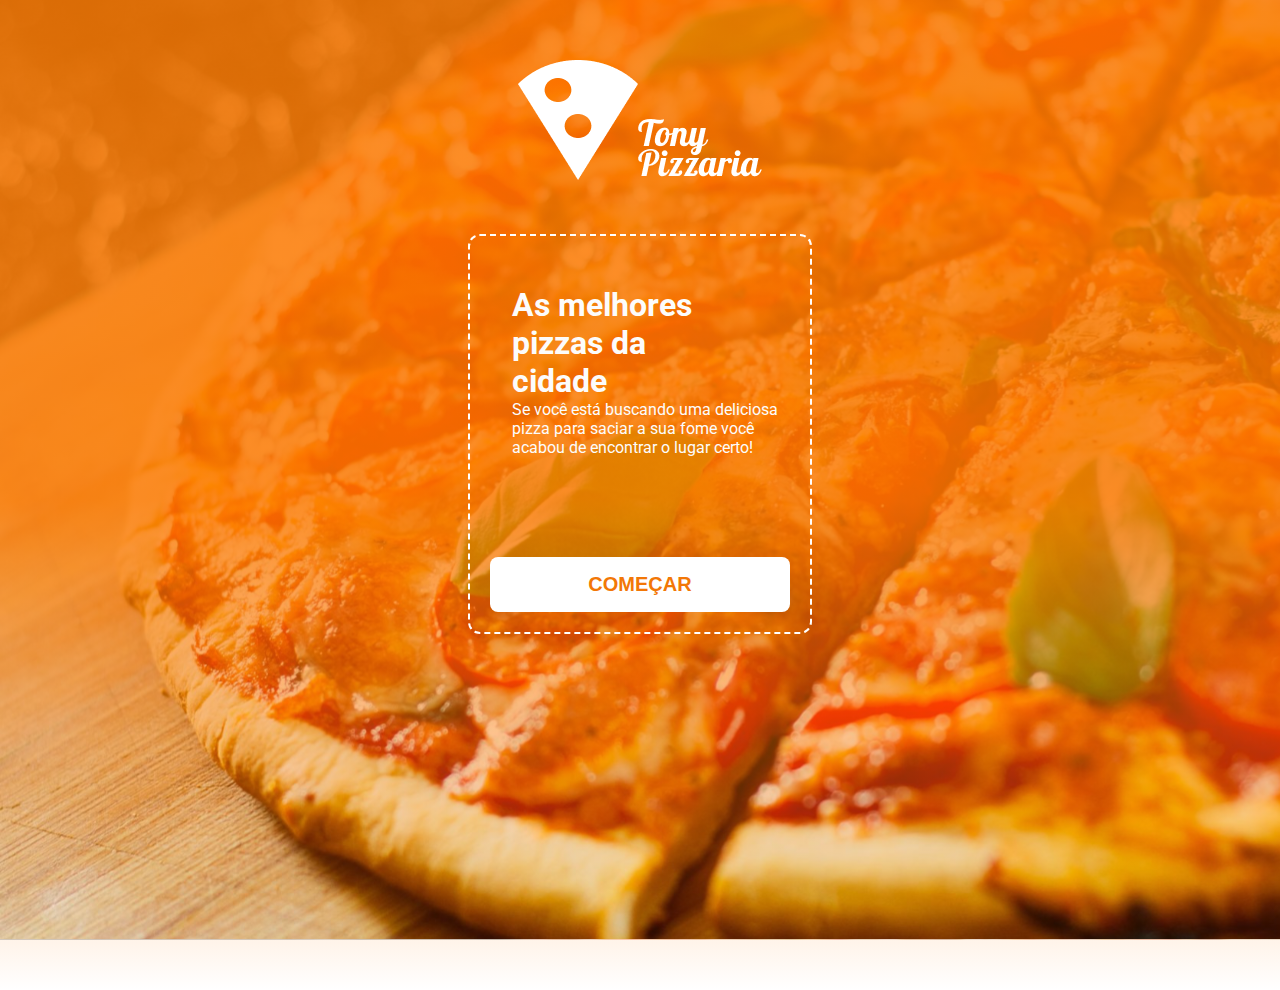
<file: index.html>
<!DOCTYPE html>
<html lang="pt-br">
<head>
    <meta charset="UTF-8">
    <meta name="viewport" content="width=device-width, initial-scale=1.0">
    <link rel="stylesheet" href="./css/reset.css">
    <link rel="stylesheet" href="./css/root.css">
    <link rel="stylesheet" href="./css/style.css">
    <link rel="stylesheet" href="./css/botao.css">
    <link rel="icon" href="./img/Icon.svg">
    <link rel="preconnect" href="https://fonts.googleapis.com">
    <link rel="preconnect" href="https://fonts.gstatic.com" crossorigin>
    <link href="https://fonts.googleapis.com/css2?family=Roboto:wght@100;300;400;700;900&display=swap" rel="stylesheet">
    <title>Tela inicial</title>
</head>
<body>
    <header>
        <img src="./img/Logo.webp" alt="logo Pizza Tonny">
    </header>
    <main>
        <div class="conteudo-container">
            <h1>As melhores pizzas da cidade</h1>
            <p>Se você está buscando uma deliciosa pizza para saciar a sua fome você acabou de encontrar o lugar certo!</p>
        </div>
        <a href="./pages/login.html"><button class="botao">COMEÇAR</button></a>
    </main>
    
</body>
</html>
</file>
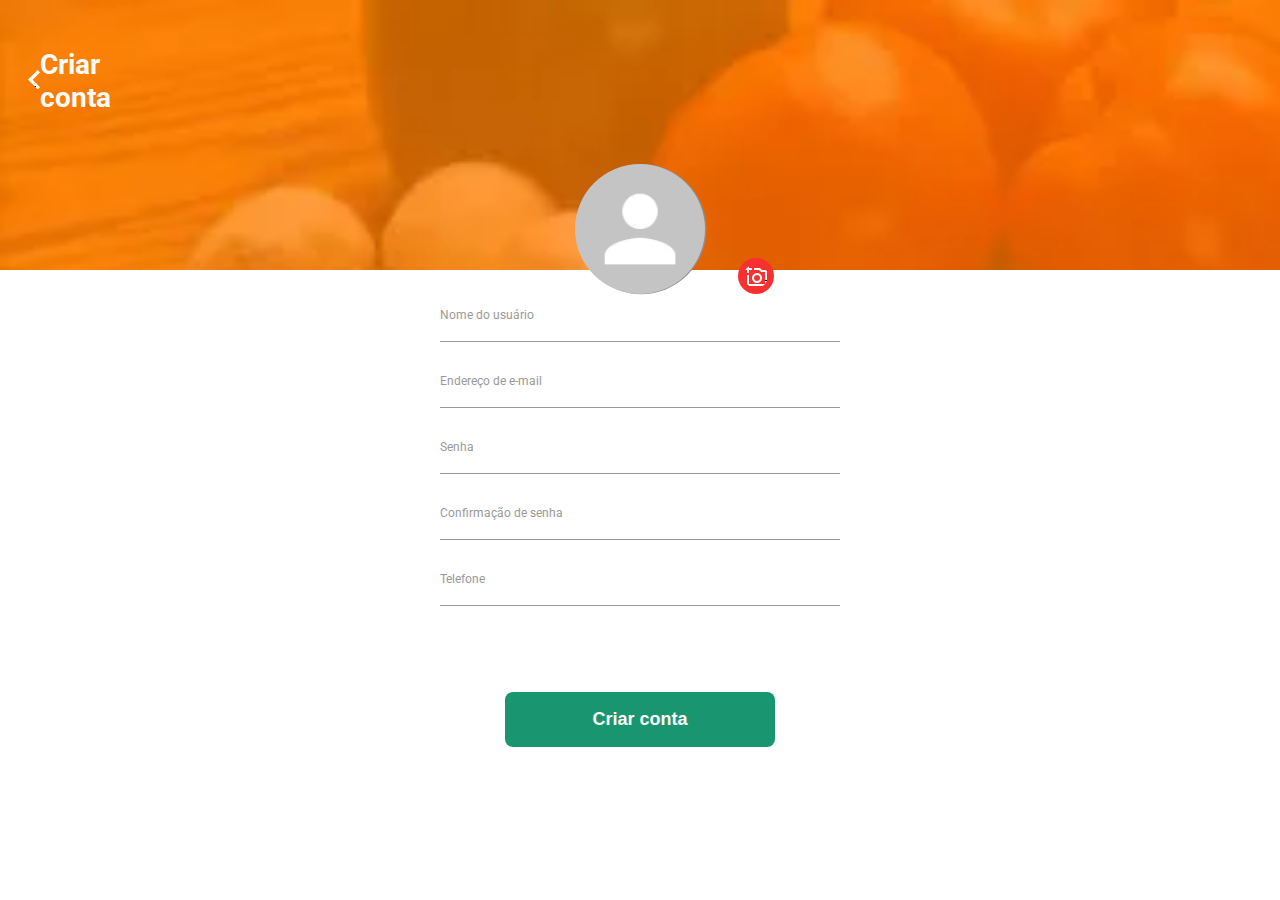
<file: pages/conta.html>
<!DOCTYPE html>
<html lang="pt-br">
<head>
    <meta charset="UTF-8">
    <meta name="viewport" content="width=device-width, initial-scale=1.0">
    <link rel="stylesheet" href="../css/reset.css">
    <link rel="stylesheet" href="../css/root.css">
    <link rel="stylesheet" href="../css/conta.css">
    <link rel="stylesheet" href="../css/botao.css">
    <link rel="icon" href="../img/Icon.svg">
    <link rel="preconnect" href="https://fonts.googleapis.com">
    <link rel="preconnect" href="https://fonts.gstatic.com" crossorigin>
    <link href="https://fonts.googleapis.com/css2?family=Roboto:wght@100;300;400;700;900&display=swap" rel="stylesheet">
    <title>Criar Conta</title>
</head>
<body>
    <header>
        <section class="return">
            <a href="./home.html"><img src="../img/Conta/return.png.webp" alt="Botao de voltar"></a>
            <h1>Criar conta</h1>
        </section>
        <section class="profile">
            <img class="icon" src="../img/Conta/Person.png.webp" alt="Foto de perfil">
            <img class="addIcon" src="../img/Conta/addPhoto.webp" alt="Botao para adicionar foto">
        </section>
    </header>
    <main>
        <section>
            <section class="white"></section>
            <div>
                <p>Nome do usuário</p>
                <input type="text">
            </div>

            <div>
                <p>Endereço de e-mail</p>
                <input type="email">
            </div>

            <div>
                <p>Senha</p>
                <input type="password">
            </div>

            <div>
                <p>Confirmação de senha</p>
                <input type="password">
            </div>

            <div>
                <p>Telefone</p>
                <input type="number">
            </div>
        </section>
        <a href="./login.html"><button class="botaoConta">Criar conta</button></a>
    </main>
</body>
</file>
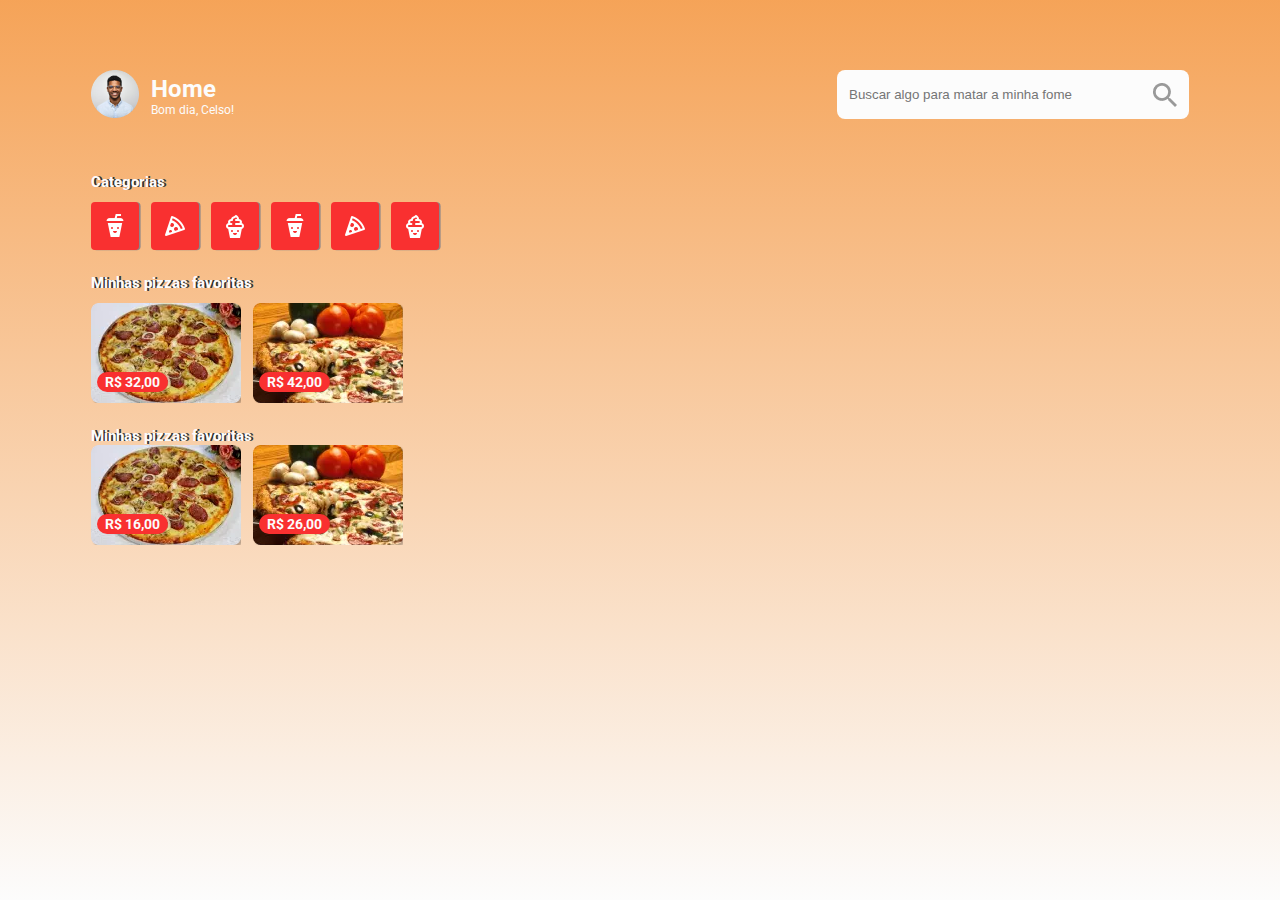
<file: pages/home.html>
<!DOCTYPE html>
<html lang="pt-br">
<head>
    <meta charset="UTF-8">
    <meta name="viewport" content="width=device-width, initial-scale=1.0">
    <link rel="stylesheet" href="../css/reset.css">
    <link rel="stylesheet" href="../css/root.css">
    <link rel="stylesheet" href="../css/home.css">
    <link rel="stylesheet" href="../css/botao.css">
    <link rel="icon" href="../img/Icon.svg">
    <link rel="preconnect" href="https://fonts.googleapis.com">
    <link rel="preconnect" href="https://fonts.gstatic.com" crossorigin>
    <link href="https://fonts.googleapis.com/css2?family=Roboto:wght@100;300;400;700;900&display=swap" rel="stylesheet">
    <title>Home</title>
</head>
<body>
    <header>
        <div class="profile">
            <div>     
                <h1>Home</h1>
                <p>Bom dia, Celso!</p>
            </div>
           <a href="./perfil.html"> <img src="../img/Home/FotoPerfil.webp" alt="Foto de perfil"></a>
        </div>
        <div class="search">
            <input placeholder="Buscar algo para matar a minha fome" type="text">
            <img src="../img/Home/Search.webp" alt="Botao de pesquisa">
        </div>
    </header>

    <main>
        <section class="categories">
            <h2>Categorias</h2>
            <div>
                <img src="../img/Home/kawaii-soda.webp" alt="">
                <img src="../img/Home/AnyConv.com__Pizza.webp" alt="">
                <img src="../img/Home/AnyConv.com__Kawaii Ice Cream.webp" alt="">
                <img src="../img/Home/kawaii-soda.webp" alt="">
                <img src="../img/Home/AnyConv.com__Pizza.webp" alt="">
                <img src="../img/Home/AnyConv.com__Kawaii Ice Cream.webp" alt="">
            </div>
        </section>

        <section class="favoritePizza">
            <h2>Minhas pizzas favoritas</h2>
            <div>
                <div class="pizza pizza1">
                    <div class="Info">
                        <h3 class="value">R$ 32,00</h3>
                        <span class="content"><p>Pizza de calabresa com queijo</p></span>
                    </div>
                </div>
                <div class="pizza pizza2">
                    <div class="Info">
                        <h3 class="value">R$ 42,00</h3>
                        <span class="content"><p>Pizza de calabresa com queijo</p></span>
                    </div>
                </div>
               
               
            </div>
            
        </section>
        <section class="recommended">
            <h2>Minhas pizzas favoritas</h2>
            <div>
                <a href="./produto.html">
                    <div class="pizza pizza1">
                        <div class="Info">
                            <h3 class="value">R$ 16,00</h3>
                            <span class="content"><p>Pizza de calabresa com queijo</p></span>
                        </div>
                    </div>
                </a>

                <a href="./produto.html">
                    <div class="pizza pizza2">
                        <div class="Info">
                            <h3 class="value">R$ 26,00</h3>
                            <span class="content"><p>Pizza de calabresa com queijo</p></span>
                        </div>
                    </div>
                </a>
               
            </div>
        </section>
        <section class="drinks"></section>
    </main>

    
</body>
</file>
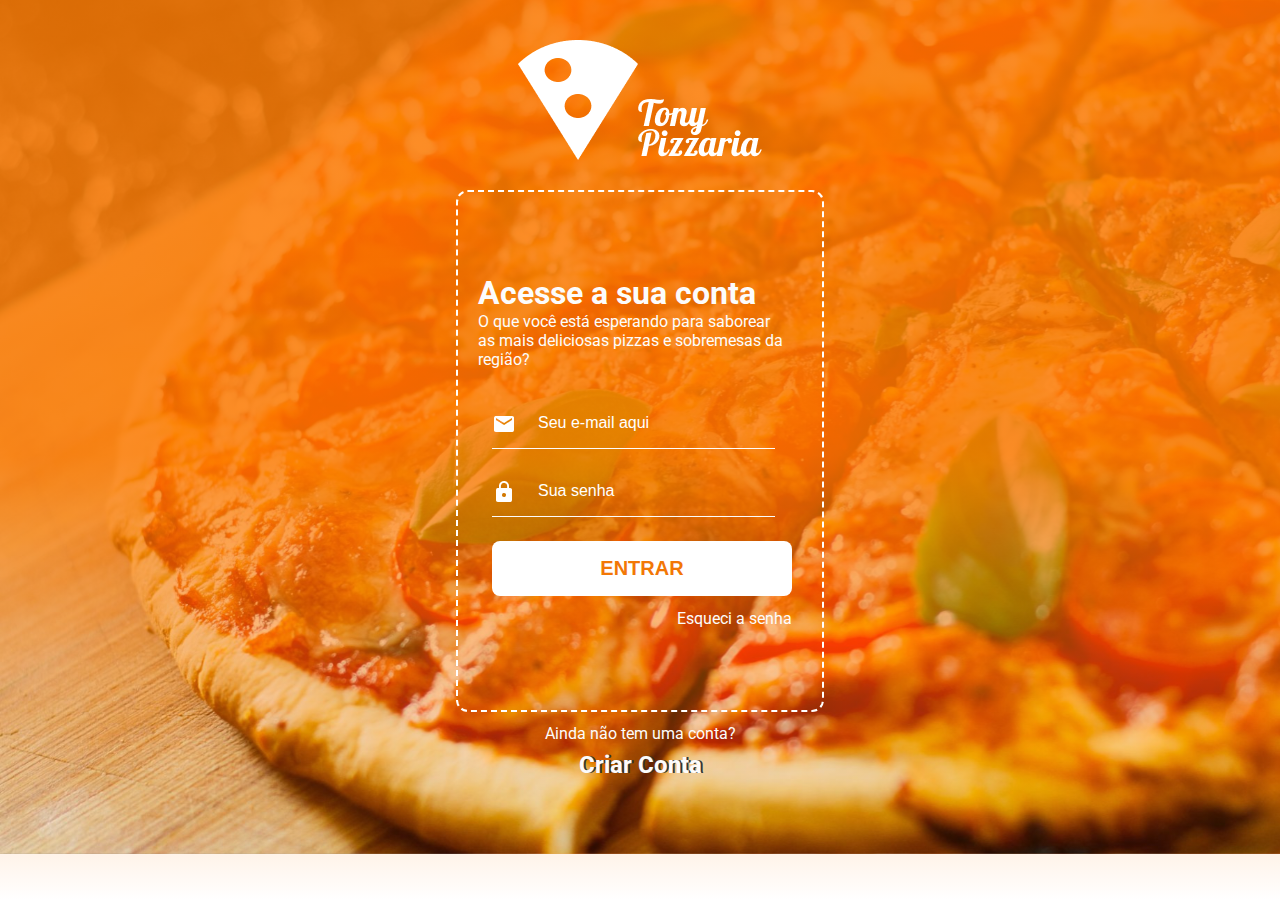
<file: pages/login.html>
<!DOCTYPE html>
<html lang="pt-br">
<head>
    <meta charset="UTF-8">
    <meta name="viewport" content="width=device-width, initial-scale=1.0">
    <link rel="stylesheet" href="../css/reset.css">
    <link rel="stylesheet" href="../css/root.css">
    <link rel="stylesheet" href="../css/login.css">
    <link rel="stylesheet" href="../css/botao.css">
    <link rel="icon" href="../img/Icon.svg">
    <link rel="preconnect" href="https://fonts.googleapis.com">
    <link rel="preconnect" href="https://fonts.gstatic.com" crossorigin>
    <link href="https://fonts.googleapis.com/css2?family=Roboto:wght@100;300;400;700;900&display=swap" rel="stylesheet">
    <title>Login</title>
</head>
<body>
    <header> <img src="../img/Logo.webp" alt="logo Pizza Tonny"></header>
    <main>
        <div class="conteudo-conteiner">
            <h1>Acesse a sua conta</h1>
            <p>O que você está esperando para saborear as mais deliciosas pizzas e sobremesas da região?</p>
        </div>
        <div class="login-conteiner">
           <div class="parte1">
                <div>
                    <img src="../img/Login/Email.webp" alt="Icone Email">
                    <input class="placeholder" placeholder="Seu e-mail aqui" type="email">
                </div>
                <div>
                    <img src="../img/Login/Lock.webp" alt="Icone Cadeado">
                    <input class="placeholder" placeholder="Sua senha" type="password">
                </div>
           </div>
           <div class="parte2">
                <a href="./home.html"><button class="botao">ENTRAR</button></a>
                <div><p class="forgotPassword">Esqueci a senha</p></div>
           </div>
        </div>
       
    </main>
    <footer>
        <p>Ainda não tem uma conta?</p>
       <a href="./conta.html"><h2>Criar Conta</h2></a>
    </footer>
</body>
</html>
</file>
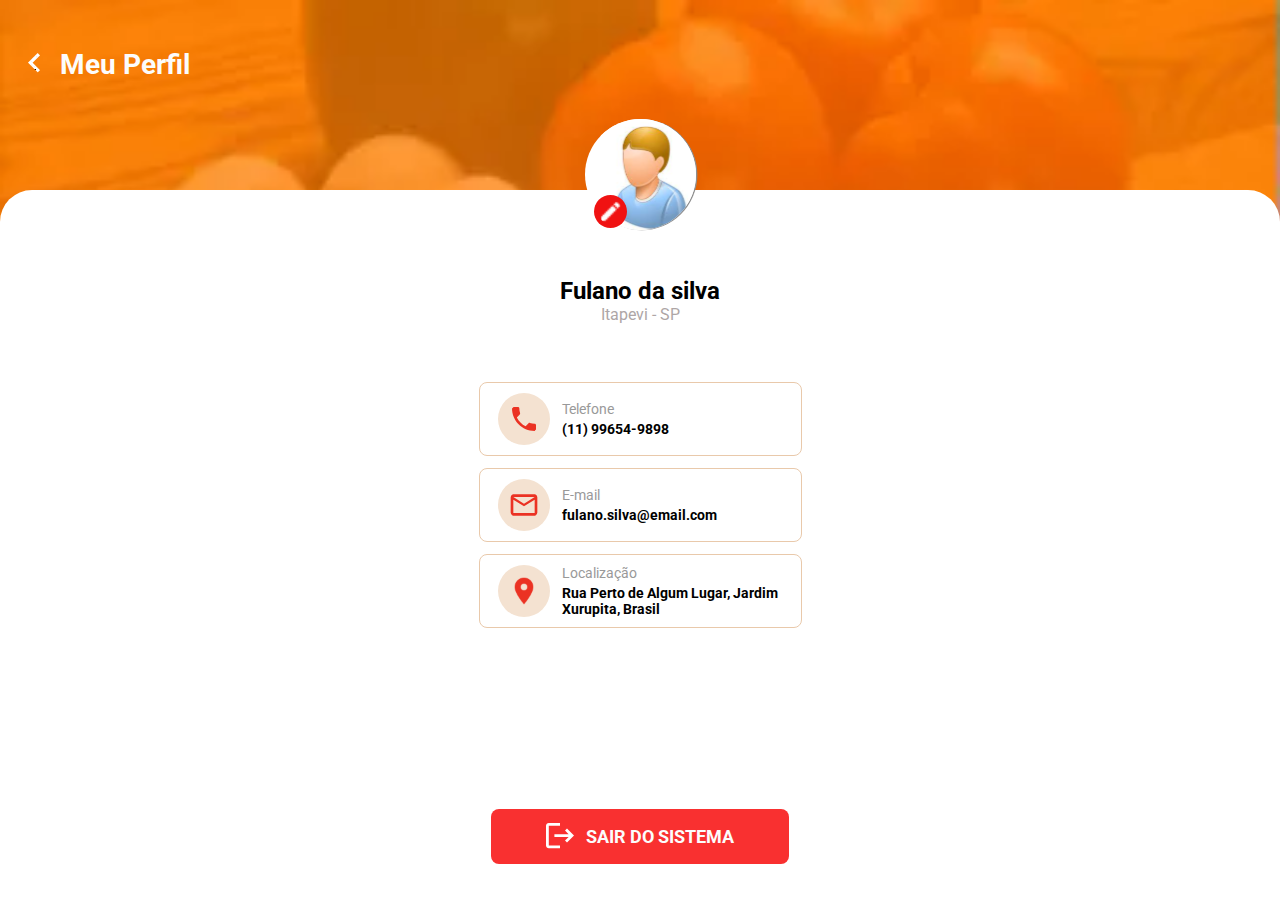
<file: pages/perfil.html>
<!DOCTYPE html>
<html lang="pt-br">
<head>
    <meta charset="UTF-8">
    <meta name="viewport" content="width=device-width, initial-scale=1.0">
    <link rel="stylesheet" href="../css/reset.css">
    <link rel="stylesheet" href="../css/root.css">
    <link rel="stylesheet" href="../css/perfil.css">
    <link rel="stylesheet" href="../css/botao.css">
    <link rel="icon" href="../img/Icon.svg">
    <link rel="preconnect" href="https://fonts.googleapis.com">
    <link rel="preconnect" href="https://fonts.gstatic.com" crossorigin>
    <link href="https://fonts.googleapis.com/css2?family=Roboto:wght@100;300;400;700;900&display=swap" rel="stylesheet">
    <title>Perfil</title>
</head>
<body>
    <div class="white">

    </div>
    <header>
        <section class="return">
            <a href="./home.html"><img src="../img/Conta/return.png.webp" alt="Botao de voltar"></a>
            <h1>Meu Perfil</h1>
        </section>
        <section class="profile">
            <img class="icon" src="../img/Perfil/fotoPerfil.svg" alt="Foto de perfil">
            <img class="editIcon" src="../img/Perfil/edit.webp" alt="Botao para alterar foto">
        </section>
       
    </header>
    <main>
        <section class="part1">
            <h2>Fulano da silva</h2>
            <p>Itapevi - SP</p>
        </section>
    
        <section class="information">
            <div class="content">
                <img class="image" src="../img/Perfil/Phone.svg" alt="Icone Telefone">
                <div>
                    <p>Telefone</p>
                    <h3>(11) 99654-9898</h3>
                </div>
            </div>

            <div class="content">
                <img class="image" src="../img/Perfil/Mail outline.svg" alt="Icone Telefone">
                <div>
                    <p>E-mail</p>
                    <h3>fulano.silva@email.com</h3>
                </div>
            </div>

            <div class="content">
                <img class="image" src="../img/Perfil/Location.svg" alt="Icone Telefone">
                <div>
                    <p>Localização</p>
                    <h3>Rua Perto de Algum Lugar, Jardim 
                        Xurupita, Brasil</h3>
                </div>
            </div>
        </section>
    </main>
    <footer>
        <div class="botaoPerfil">
            <img src="../img/Perfil/Vector.svg" alt="">
            <h4>SAIR DO SISTEMA</h4>
        </div>
    </footer>
    
</body>
</file>
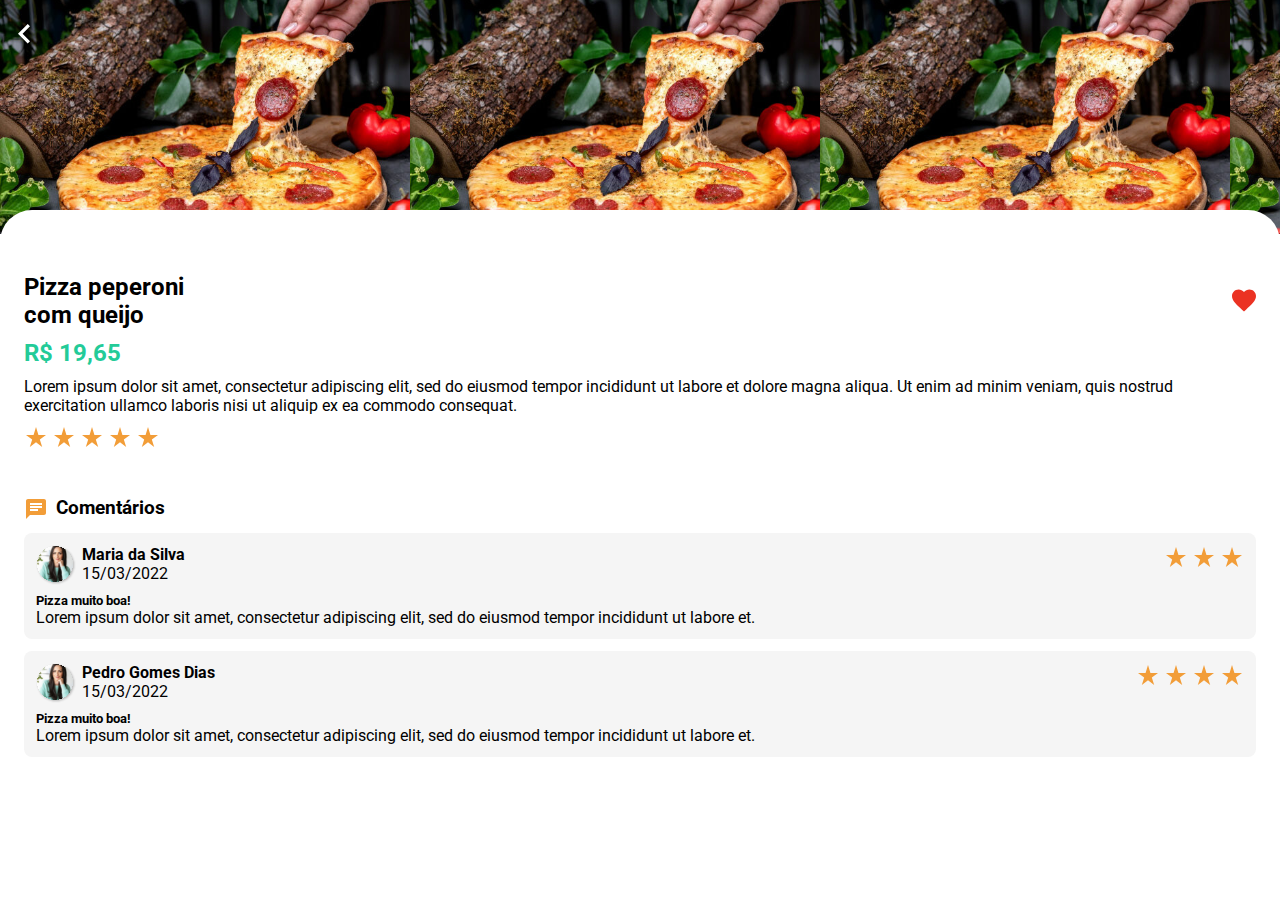
<file: pages/produto.html>
<!DOCTYPE html>
<html lang="pt-br">
<head>
    <meta charset="UTF-8">
    <meta name="viewport" content="width=device-width, initial-scale=1.0">
    <link rel="stylesheet" href="../css/reset.css">
    <link rel="stylesheet" href="../css/root.css">
    <link rel="stylesheet" href="../css/produto.css">
    <link rel="icon" href="../img/Icon.svg">
    <link rel="preconnect" href="https://fonts.googleapis.com">
    <link rel="preconnect" href="https://fonts.gstatic.com" crossorigin>
    <link href="https://fonts.googleapis.com/css2?family=Roboto:wght@100;300;400;700;900&display=swap" rel="stylesheet">
    <title>Produto</title>
</head>
<body>
    <header>
        <a href="./home.html">
            <img src="../img/Produto/VectorV.svg" alt="Botão voltar">
        </a>
    </header>
    <main>
        <div class="white"></div>
        <section class="description">
            <div class="title">
                <h1>Pizza peperoni com queijo</h1>
                <img src="../img/Produto/Vector.svg" alt="">
            </div>
            <h2>R$ 19,65</h2>
            <p>Lorem ipsum dolor sit amet, consectetur adipiscing elit, sed do eiusmod tempor incididunt ut labore et dolore magna aliqua. Ut enim ad minim veniam, quis nostrud exercitation ullamco laboris nisi ut aliquip ex ea commodo consequat.</p>
            <div class="star">
                <img src="../img/Produto/Star rate.svg" alt="">
                <img src="../img/Produto/Star rate.svg" alt="">
                <img src="../img/Produto/Star rate.svg" alt="">
                <img src="../img/Produto/Star rate.svg" alt="">
                <img src="../img/Produto/Star rate.svg" alt="">
            </div>
        </section>
        <section class="comment">
            <div class="title">
                <img src="../img/Produto/Chat.svg" alt="">
                <h3>Comentários</h3>
            </div>
            <div class="com">
                <section class="part1">
                    <div class="sub">
                        <img src="../img/Produto/Ellipse 7.svg" alt="">
                        <div>
                            <h4>Maria da Silva</h4>
                            <p>15/03/2022</p>
                        </div>
                    </div>
                    <div class="star">
                        <img src="../img/Produto/Star rate.svg" alt="">
                        <img src="../img/Produto/Star rate.svg" alt="">
                        <img src="../img/Produto/Star rate.svg" alt="">
                    </div>
                </section>
                <section class="part2">
                    <h5>Pizza muito boa!</h5>
                    <p>Lorem ipsum dolor sit amet, consectetur adipiscing elit, sed do eiusmod tempor incididunt ut labore et.</p>
                </section>
                
            </div>

            <div class="com">
                <section class="part1">
                    <div class="sub">
                        <img src="../img/Produto/Ellipse 7.svg" alt="">
                        <div>
                            <h4>Pedro Gomes Dias</h4>
                            <p>15/03/2022</p>
                        </div>
                    </div>
                    <div class="star">
                        <img src="../img/Produto/Star rate.svg" alt="">
                        <img src="../img/Produto/Star rate.svg" alt="">
                        <img src="../img/Produto/Star rate.svg" alt="">
                        <img src="../img/Produto/Star rate.svg" alt="">
                    </div>
                </section>
                <section class="part2">
                    <h5>Pizza muito boa!</h5>
                    <p>Lorem ipsum dolor sit amet, consectetur adipiscing elit, sed do eiusmod tempor incididunt ut labore et.</p>
                </section>
                
            </div>
        </section>
        
    </main>
</body>
</file>
<file: css/root.css>
:root{

    --cor-principal: rgba(242,119,6,1);
    --cor-texto: rgb(252, 252, 252);
    --cor-iconHome: #F93030;
    --cor-iconHomeHover: #F01212;
    --cor-button: #199570;

}
</file>
<file: css/style.css>
body{
    background-image: url(../img/Background.svg);
    background-repeat: no-repeat;
    background-size: cover;
    display: flex;
    flex-direction: column;
    padding: 32px 24px;
    height: 110vh;
    overflow: hidden;
    font-family: 'Roboto', sans-serif;
}

header{
    height: 150px;
}
main{
    display: flex;
    align-items: center;
    flex-direction: column;
    justify-content: flex-end;
    height: 60vh;
    gap: 100px;
}
.conteudo-container{
    color: var(--cor-texto);
    width: 257px;
}
.conteudo-container h1{
    width: 230px;
}
.conteudo-container p{
    width: 310px;
}

@media(min-width:1024px){
    body{
        padding: 60px 0px;
        align-items: center;
        gap: 24px;
    }
    main{
        height: 400px;
        border: 2px dashed white;
        padding: 20px;
        border-radius: 12px;
    }
    .conteudo-container p{
        width: 270px;
    }
   

}
</file>
<file: css/botao.css>
.botao{
    width: 300px;
    height: 55px;
    background-color: white;
    border: 0;
    border-radius: 8px;
    color: var(--cor-principal);
    font-size: 20px;
    font-weight: 600;
    transition: .3s;
    cursor: pointer;
}
.botaoConta{
    width: 100%;
    height: 55px;
    border: 0;
    border-radius: 8px;
    background-color: var(--cor-button);
    color: var(--cor-texto);
    font-size: 18px;
    font-weight: 600;
    transition: .3s;
    cursor: pointer;
}
.botaoPerfil{
    width: 298px;
    height: 55px;
    border: 0;
    border-radius: 8px;
    background-color: var(--cor-iconHome);
    color: var(--cor-texto);
    font-size: 18px;
    font-weight: 600;
    transition: .3s;
    cursor: pointer;
}
.botaoConta:hover{
    transform: scale(.95);
    background-color: rgb(255, 255, 255, .0);
    border: 2px solid var(--cor-button);
    color: var(--cor-button);
}
.botao:hover{
    transform: scale(.95);
    background-color: rgb(255, 255, 255, .0);
    border: 2px solid white;
    color: white;
}
.botaoPerfil:hover{
    transform: scale(.95);
    background-color: rgb(255, 255, 255, .0);
    border: 2px solid var(--cor-iconHomeHover);
    color: var(--cor-iconHome); 
}
</file>
<file: css/conta.css>
body{
    font-family: 'Roboto', sans-serif;
}

header{
    background-image: url(../img/Conta/background.webp);
    background-size: 120%;
    padding: 48px 28px;
    color: var(--cor-texto);
    font-size: 14px;
}
header section{
    z-index: 10000;
}
header .return{
    display: flex;
    align-items: center;
    justify-content: space-between;
    width: 140px;
}
header .return img{
    cursor: pointer;
}

header .profile{
    height: 180px;
    display: flex;
    align-items: end;
    justify-content: center;
    
}
header .profile .icon{
    height: 130px;
    background-color: #C4C4C4;
    padding: 12px;
    border-radius: 50%;
    box-shadow: 0.1em 0.01em #8f8f8f;
}
header .profile .addIcon{
    position: absolute;
    background-color: var(--cor-iconHome);
    padding: 6px;
    border-radius: 50%;
    left: 240px;
    transition: .2s;
}
.addIcon:hover{
    transform: scale(.9);
}


main{
    background-color: white;
    width: 100vw;
    border-radius: 32px;
    display: flex;
    flex-direction: column;
    justify-content: space-between;
    padding: 38px 26px;
    gap: 86px;
}
main section{
    display: flex;
    flex-direction: column;
    gap: 32px;
}
main div{
    display: flex;
    flex-direction: column;
    gap: 4px;
    padding-bottom: 4px;
    border-bottom: 1.6px solid #999999;
}
main p{
    font-size: 12px;
    color: #999999;
}
main h2{
    font-size: 14px;
}

.white{
    position: absolute;
    background-color: white;
    height: 50px;
    width: 100vw;
    border-radius: 24px;
    top: 280px;
    left: 0px;
}

@media(min-width:1024px){
   main section{
    width: 400px;
   }
   main{
    align-items: center;
   }
   main a{
    width: 270px;
   }
   main div{
    padding-bottom: 0;
   }
   header{
    height: 270px;
   }
   header .profile .addIcon{
    left: 738px;
    }
    .white{
        display: none;
    }
   

}
</file>
<file: css/home.css>
body{
    background: linear-gradient(180deg, var(--cor-principal) -50%, var(--cor-texto)100%);
    background-repeat: no-repeat;
    background-size: cover;
    height: 100vh;
    font-family: 'Roboto', sans-serif;
    color: var(--cor-texto);
    display: flex;
    flex-direction: column;
    gap: 28px;
}
header{
    display: flex;
    flex-direction: column;
    gap: 12px;
    padding: 24px;
}
header .profile{
    display: flex;
    justify-content: space-between;
    align-items: center;
    font-size: 12px;
}
header .profile img{
    height: 48px;
}
header .search{
    background-color: var(--cor-texto);
    padding: 8px 12px;
    border-radius: 8px;
    height: 49px;
    display: flex;
    justify-content: space-between;
    align-items: center;
    cursor: pointer;
}
header .search input{
    width: 90%;
}
header .search img{
    height: 24px;
    cursor: pointer;
}


main{
    display: flex;
    flex-direction: column;
    gap: 24px;
    padding-left: 24px;
}
main h2{
    font-size: 15px;
    text-shadow: 0.1em 0.01em #333;
}
main .categories, .favoritePizza{
    display: flex;
    flex-direction: column;
    gap: 11px;
}

/* ✿ */
main .categories div{
    display: flex;
    gap: 12px;
}
main .categories div img{
    background-color: var(--cor-iconHome);
    padding: 12px;
    border-radius: 4px;
    box-shadow: 0.1em 0.01em #8f8686;
    cursor: pointer;
    transition: .2s;
}
main .categories div img:hover{
    background-color: var(--cor-iconHomeHover);
}

main .favoritePizza div{
    display: flex;
    overflow-x: scroll;
    gap: 12px;
}
main .recommended div{
    display: flex;
    overflow-x: scroll;
    gap: 12px;
}
main .favoritePizza .pizza{
    display: flex;
    flex-direction: column;
    width: 150px;
    height: 100px;
    cursor: pointer;
    overflow: hidden;
    font-size: 12px;
}
main .recommended .pizza{
    display: flex;
    flex-direction: column;
    width: 150px;
    height: 100px;
    cursor: pointer;
    position: relative;
    overflow: hidden;
    font-size: 12px;
}
.pizza1{
    background-image: url(../img/Home/pizza1.webp);
}
.pizza2{
    background-image: url(../img/Home/pizza2.webp);
}
.Info{
    display: flex;
    flex-direction: column;
    width: 80%;
    bottom: 0;
    transform: translateY(75%);
    transition: 1s;
    padding: 0px;
    overflow: hidden;
    cursor: pointer;
}
.value{
    background-color: var(--cor-iconHome);
    width: max-content;
    padding: 2px 8px;
    border-radius: 12px;
    margin: 6px;
}
.content{
    padding: 4px 8px;
    background-color: #0009;
    border-radius: 0px 10px 0px 10px;
    height: 40px;
}
.pizza:hover > .Info {
    transform: translateY(15%);
}

@media (min-width: 1200px) {
    
    body{
        padding: 46px 67px;
    }
    header{
        flex-direction: row;
        justify-content: space-between;
    }
    header .profile {
        flex-direction: row-reverse;
        gap: 12px;
    }
    header .search{
        width: 352px;
    }
  


}
</file>
<file: css/login.css>
body{
    background-image: url(../img/Background.svg);
    background-repeat: no-repeat;
    background-size: cover;
    display: flex;
    flex-direction: column;
    padding: 32px 24px;
    height: 100vh;
    font-family: 'Roboto', sans-serif;
    color: var(--cor-texto);
}

header{
    height: 150px;
}
.conteudo-conteiner h1{
    width: 257px;
}
.conteudo-conteiner p{
    width: 311px;
}
main{
    display: flex;
    flex-direction: column;
    gap: 90px;
    align-items: center;
    flex-grow: 1;
    justify-content: center;
}
.forgotPassword{
    cursor: pointer;
}
.login-conteiner{
    width: 283px;
    display: flex;
    flex-direction: column;
    gap: 24px;
}
.parte1{
    display: flex;
    flex-direction: column;
    gap: 18px;
}
.parte1 div{
    height: 50px;
    display: flex;
    align-items: center;
    gap: 18px;
    border-bottom: 1.6px solid var(--cor-texto);
}
input{
    padding: 2px 4px;
}
.placeholder::placeholder{
    color: white;
    font-size: 16px;
}
.parte2{
    width: 300px;
}
.parte2 div{
    display: flex;
    height: 32px;
    align-items: end;
    justify-content: end;
} 
.parte2 div p{
    transition: .1s;
}
.parte2 div p:hover{
    color: var(--cor-principal);
} 
footer{
    display: flex;
    flex-direction: column;
    align-items: center;
    justify-content: center;
    gap: 8px;
}
footer h2{
    text-shadow: 0.1em 0.01em #333;
    transition: .2s;
}
footer h2:hover{
    transform: scale(.92);
}

@media(min-width:1024px){
    body{
        padding: 40px 0px;
        align-items: center;
    }
    main{
        border: 2px dashed white;
        border-radius: 12px;
        flex-grow: 0;
        height: 58vh;
        gap: 30px;
        padding: 8px 33px 8px 20px;
    }
    .conteudo-container p{
        width: 270px;
    }
    .conteudo-conteiner h1{
        width: 307px;
    }
    footer{
        padding-top: 12px;
    }

}
</file>
<file: css/perfil.css>
body{
    font-family: 'Roboto', sans-serif;
    display: flex;
    flex-direction: column;
    justify-content: space-between;
    height: 96vh;
}

header{
    background-image: url(../img/Conta/background.webp);
    background-size: cover;
    padding: 48px 28px;
    color: var(--cor-texto);
    font-size: 14px;
    display: flex;
    flex-direction: column;
    gap: 38px;
    height: 26.7vh;
}
header .return{
    display: flex;
    align-items: center;
    gap: 20px;
}
header .profile{
    display: flex;
    justify-content: center;
    position: relative;
    z-index: 1000;
}
header .profile .icon{
    background-color: white;
    border-radius: 50%;
    box-shadow: 0.1em 0.01em #8f8f8f;
    position: absolute;
    height: 111px;
    width: 111px;
}
header .profile .editIcon{
    background-color: var(--cor-iconHomeHover);
    height: 33px;
    border-radius: 50%;
    padding: 4px;
    position: relative;
    top: 76px;
    left: -30px;
    transition: .4s;
}
header .profile .editIcon:hover{
    transform: scale(.9);
}

.white{
    background-color: white;
    width: 100vw;
    height: 52px;
    position: absolute;
    left: 0;
    top: 190px;
    border-radius: 32px 32px 0px 0px ;

/*     
    top: 170px;
    border-radius: 36px 36px 0px 0px; */
}
main{
    display: flex;
    flex-direction: column;
    gap: 58px;
    height: 55vh;
}
main .identification{
    height: 50px;
    display: grid;
    justify-content: center;
}
main .identification p{
    display: flex;
    justify-content: center;
    color: #AEA6A6;
}
main .information{
    display: flex;
    flex-direction: column;
    align-items: center;
    gap: 12px;
}
main .content{
    border: 1.6px solid #e9c9ab;
    border-radius: 8px;
    display: flex;
    align-items: center;
    padding-left: 18px;
    gap: 12px;
    height: 74px;
    width: 323px;
}
main .content div{
    display: flex;
    flex-direction: column;
    gap: 4px;
}
main .content div p{
    color: #999999;
    font-size: 14px;
}
main .content div h3{
    font-size: 14px;
}
main .content .image{
    background-color: #F4E2D1;
    border-radius: 50%;
    padding: 10px;
}
.part1{
    display: grid;
    text-align: center;
}
.part1 p{
    color: #AEA6A6;
}
footer{
    display: flex;
    justify-content: center;
}
.botaoPerfil{
    display: flex;
    align-items: center;
    justify-content: center;
    gap: 12px;
}
</file>
<file: css/produto.css>
body{
    font-family: 'Roboto', sans-serif;
}
header{
    height: 26vh;
    background-image: url(../img/Produto/pizza4\ 1.svg);
    padding: 24px 18px;
}
.white{
    background-color: white;
    width: 100vw;
    height: 64px;
    position: absolute;
    left: 0;
    top: 210px;
    border-radius: 32px 32px 0px 0px ;

}
main{
    padding: 39px 24px;
    display: flex;
    flex-direction: column;
    gap: 44px;
}
.description{
    display: flex;
    flex-direction: column;
    gap: 10px;
}
main .description .title{
    display: flex;
    justify-content: space-between;
}
main .title h1{
    font-size: 24px;
    width: 213px;
}
main h2{
    color: #23CB98;
}

.comment .title{
    display: flex;
    gap: 8px;
    padding-bottom: 12px;
}

.com{
    background-color: #F5F5F5;
    padding: 12px;
    border-radius: 8px;
    display: flex;
    flex-direction: column;
    gap: 8px;
    margin-bottom: 12px;
}
.part1{
    display: flex;
    justify-content: space-between;
}
.part1 .sub{
    display: flex;
    gap: 6px;
}
</file>
